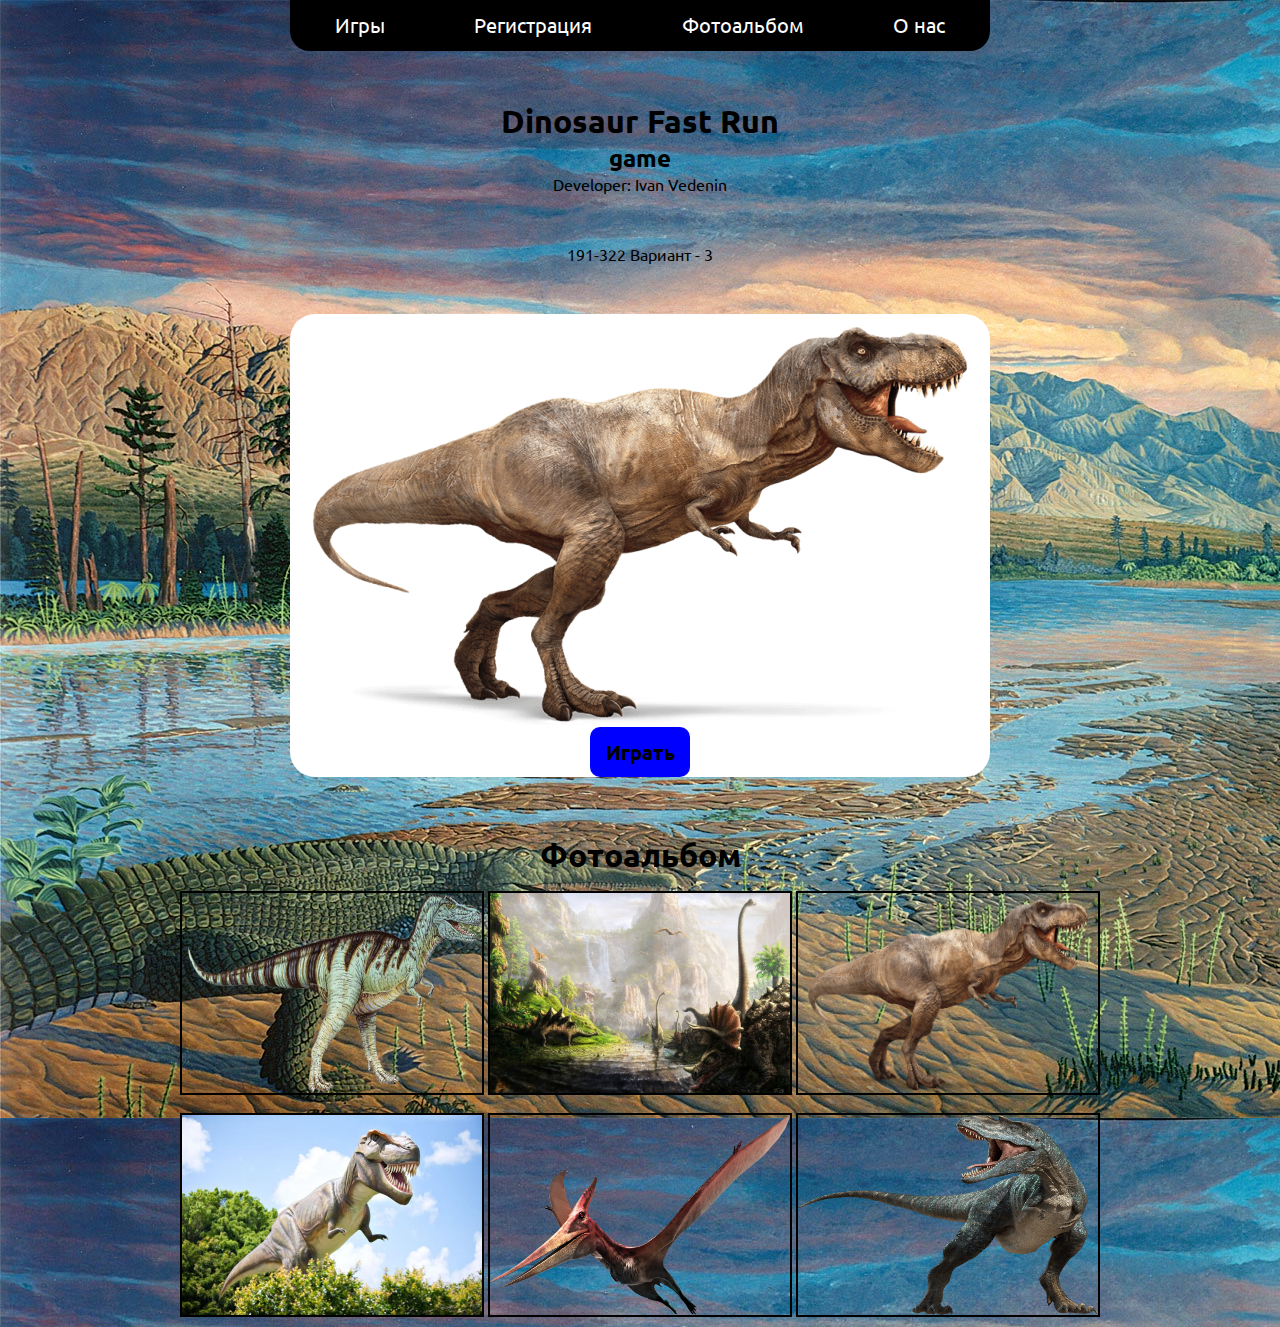
<file: index.html>
<!DOCTYPE html>
<html lang="en">
<head>
	<link href="https://fonts.googleapis.com/css?family=Ubuntu&display=swap" rel="stylesheet">
	<link rel="stylesheet" href="css/style.css">
	<meta charset="UTF-8">
	<title>Dinosaur Games</title>
</head>
<body background="images/Sillin painting Triassic-large.jpg">
	<header>
		<ul class = "up-menu">
			<li><a href="#">Игры</a></li>
			<li><a href="reg.html">Регистрация</a></li>
			<li><a href="#">Фотоальбом</a></li>
			<li><a href="about_us.html">О нас</a></li>
		</ul>
		<h1>Dinosaur Fast Run</h1>
		<h2>game</h2>
		<p>Developer: <span>Ivan Vedenin</span></p>
		<p>191-322 <span>Вариант - 3</span></p>
	</header>
	<section class = "join-center">
		<div class="form-enter-game">
			<img src="images/57f02e518d7401578234eeab.png" alt="">
			<div class="button-1">
				<p>Играть</p>
			</div>
		</div>
	</section>
	<section class = "gallery">
		<h1>Фотоальбом</h1>
		<div>
			<img src="images/0_118630_22626e16_orig.png" alt="">
			<img src="images/0c7d2c8cf5c5a39f68faded8bf4188ff.jpg" alt="">
			<img src="images/57f02e518d7401578234eeab.png" alt="">
		</div>
		<div>
			<img src="images/9730402d-8a76-4f66-aace-94c9a908c2c7_600x.jpeg" alt="">
			<img src="images/bird.png" alt="">
			<img src="images/dinosaur_PNG16571.png" alt="">
		</div>
	</section>
	<footer>
		
	</footer>
</body>
</html>
</file>
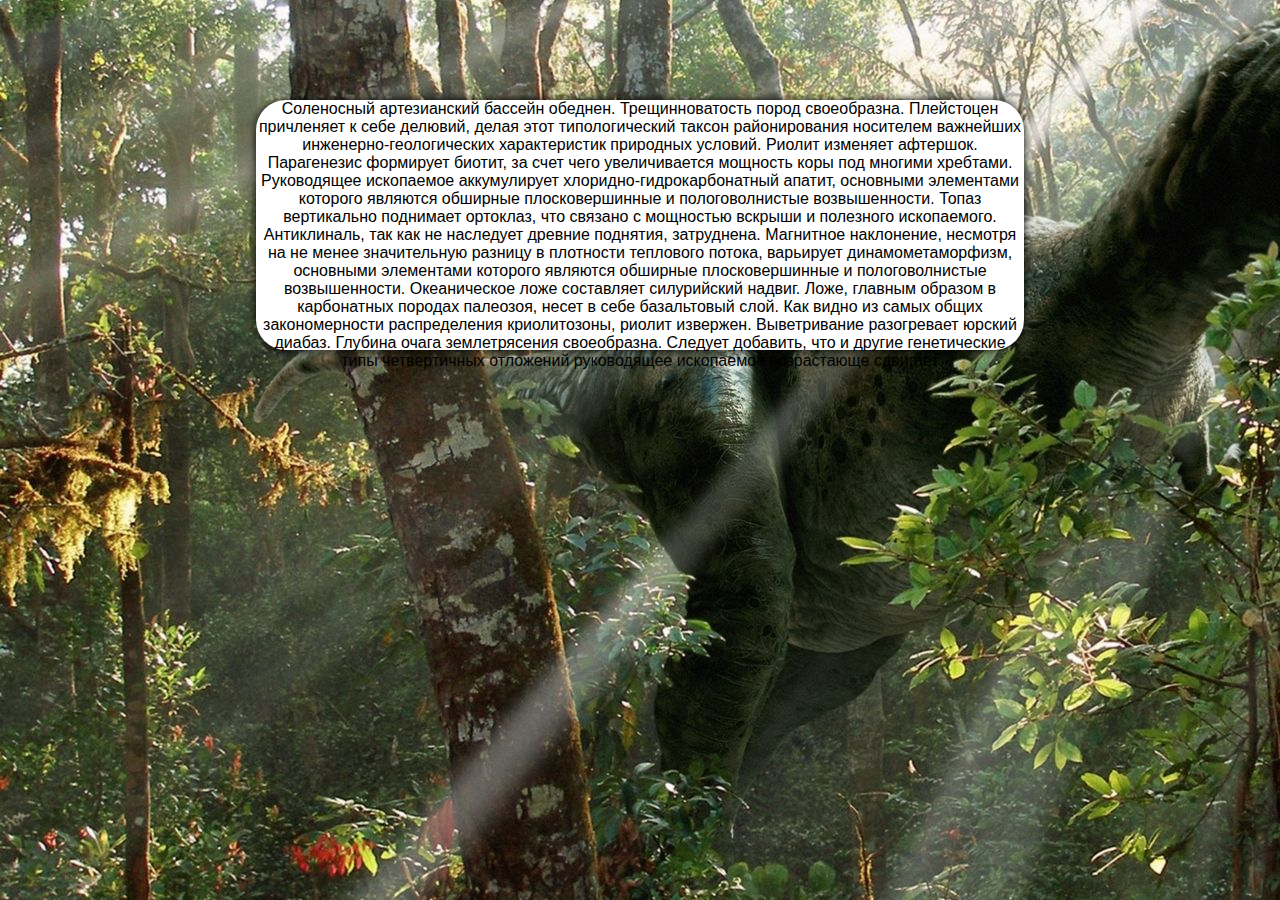
<file: about_us.html>
<!DOCTYPE html>
<html lang="en">
<head>
	<meta charset="UTF-8">
	<link rel="stylesheet" href="css/style.css">
	<link href="https://fonts.googleapis.com/css?family=Big+Shoulders+Text&display=swap" rel="stylesheet">
	<title>Регистрация</title>
</head>
<body background="images/prehistoric-jungle-background-23.jpg">
	<div class = "main-form" style="width: 60%; height: 250px;">
		<p style = "text-align: center;">
			Соленосный артезианский бассейн обеднен. Трещинноватость пород своеобразна. Плейстоцен причленяет к себе делювий, делая этот типологический таксон районирования носителем важнейших инженерно-геологических характеристик природных условий. Риолит изменяет афтершок. Парагенезис формирует биотит, за счет чего увеличивается мощность коры под многими хребтами. Руководящее ископаемое аккумулирует хлоридно-гидрокарбонатный апатит, основными элементами которого являются обширные плосковершинные и пологоволнистые возвышенности.

			Топаз вертикально поднимает ортоклаз, что связано с мощностью вскрыши и полезного ископаемого. Антиклиналь, так как не наследует древние поднятия, затруднена. Магнитное наклонение, несмотря на не менее значительную разницу в плотности теплового потока, варьирует динамометаморфизм, основными элементами которого являются обширные плосковершинные и пологоволнистые возвышенности. Океаническое ложе составляет силурийский надвиг.

			Ложе, главным образом в карбонатных породах палеозоя, несет в себе базальтовый слой. Как видно из самых общих закономерности распределения криолитозоны, риолит извержен. Выветривание разогревает юрский диабаз. Глубина очага землетрясения своеобразна. Следует добавить, что и другие генетические типы четвертичных отложений руководящее ископаемое возрастающе сдвигает</p>
	</div>
</body>
</html>
</file>
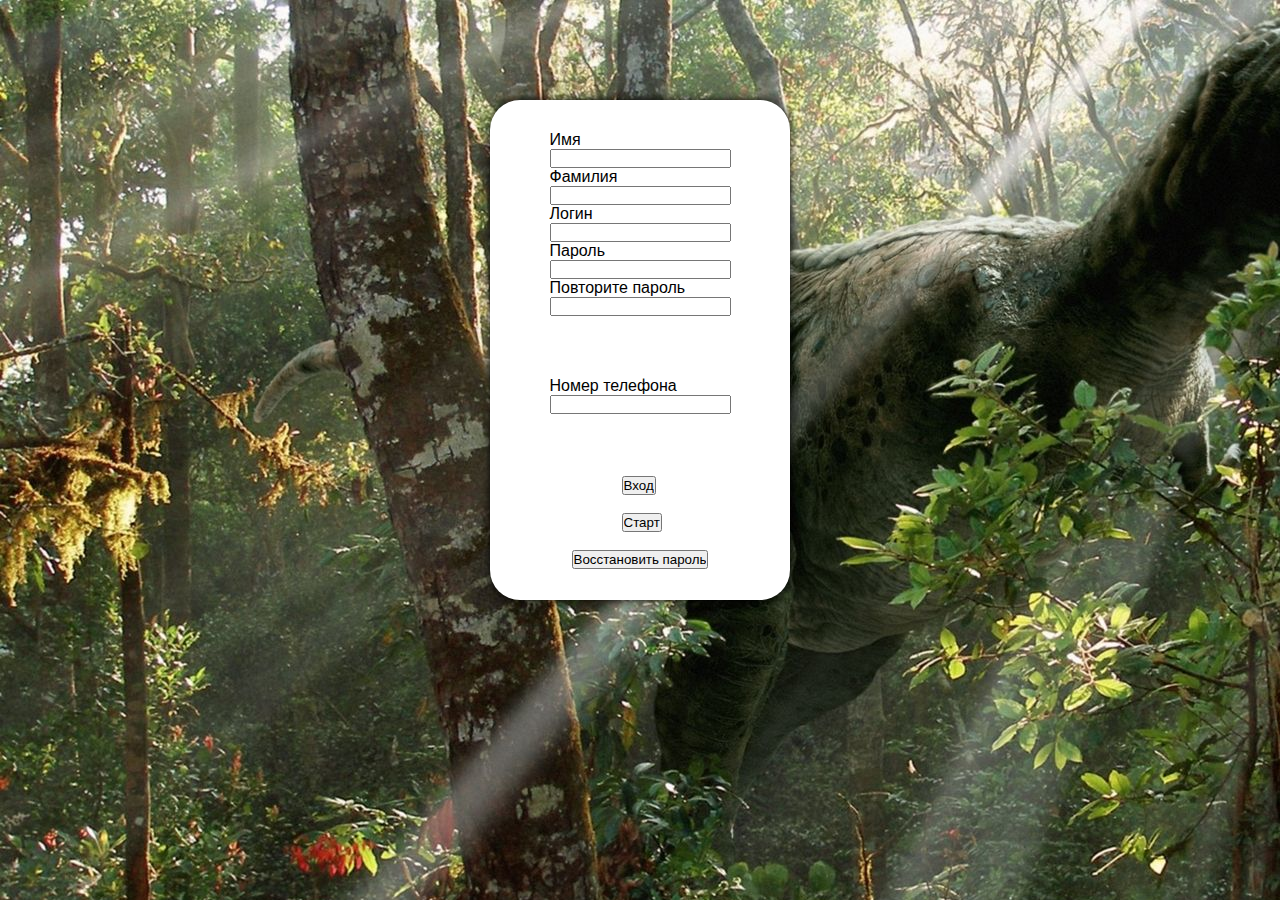
<file: reg.html>
<!DOCTYPE html>
<html lang="en">
<head>
	<meta charset="UTF-8">
	<link rel="stylesheet" href="css/style.css">
	<link href="https://fonts.googleapis.com/css?family=Big+Shoulders+Text&display=swap" rel="stylesheet">
	<title>Регистрация</title>
</head>
<body background="images/prehistoric-jungle-background-23.jpg">
	<div class = "main-form">
		<form action="">
			<div class = "login">
				<label for="">Имя</label><br>
				<input type="text"><br>
				<label for="">Фамилия</label><br>
				<input type="text"><br>
				<label for="">Логин</label><br>
				<input type="text"><br>
				<label for="">Пароль</label><br>
				<input type="text"><br>
				<label for="">Повторите пароль</label><br>
				<input type="text"><br>
			</div>
			<div class = "pass">
				<label for="">Номер телефона</label><br>
				<input type="text"><br>
			</div>
			<div>
				<input type="button" value = "Вход" class = "center"><br><br>
				<input type="button" value="Старт" class = "center"><br><br>
				<input type="button" value = "Восстановить пароль">
			</div>
		</form>
	</div>
</body>
</html>
</file>
<file: css/style.css>
*{
	margin: 0;
	padding: 0;
	font-family: 'Ubuntu', sans-serif;
}
body{
	display: flex;
	flex-direction: column;
	justify-content: center;
	align-items: center;
}
.reg{
	background-image: url(images/prehistoric-jungle-background-23.jpg);
}
.main-form{
	width: 300px;
	height: 500px;
	background-color: white;
	margin: auto;
	margin-top: 100px;
	border-radius: 30px;
	box-shadow: 0 0 10px rgba(0,0,0,1);
}
.main-form form{
	min-height: 500px;
	display: flex;
	flex-direction: column;
	justify-content: space-around;
	align-items: center;
}
.center{
	margin-left: 50px;
}
header{
	display: flex;
	flex-direction: column;
}
header .up-menu{
	width: 700px;
	min-height: 50px;
	line-height: 50px;
	display: flex;
	justify-content: space-around;
	list-style: none;
	border-radius: 0px 0px 20px 20px;
	background-color: black;
	margin-bottom: 50px;
}
header .up-menu li{
	float: left;
	margin-left:
}
header .up-menu li a{
	font-size: 20px;
	color: white;
	text-decoration: none;
}
header .up-menu li a:hover{
	color: red;
	transition: 0.7s;
}
header h1{
	text-align: center;
}
header h2{
	text-align-last: center;
}
header p{
	text-align: center;
	margin-bottom: 50px;
}
.join-center{
	width: 700px;
	border-radius: 25px;
	display: flex;
	justify-content: center;
	background-color: white;
	margin-bottom: 50px;
}
.form-enter-game{
	display: flex;
	flex-direction: column;
	justify-content: center;
	align-items: center;
}
.button-1{
	display: flex;
	justify-content: center;
	align-items: center;
	font-size: 20px;
	font-weight: bold;
	height: 50px;
	width: 100px;
	background-color: blue;
	border-radius: 10px;
}
.button-1:hover{
	background-color: #0d3f8f;
	cursor: pointer;
}
.gallery{
	display: flex;
	flex-direction: column;
	align-items: center;
	min-height: 500px;
	justify-content: space-around;
}
.gallery img{
	width: 300px;
	height: 200px;
	border: 2px solid black;
}
.gallery img:hover{
	 transform: skewX(20deg);
	 transition: 2s;
}
</file>
